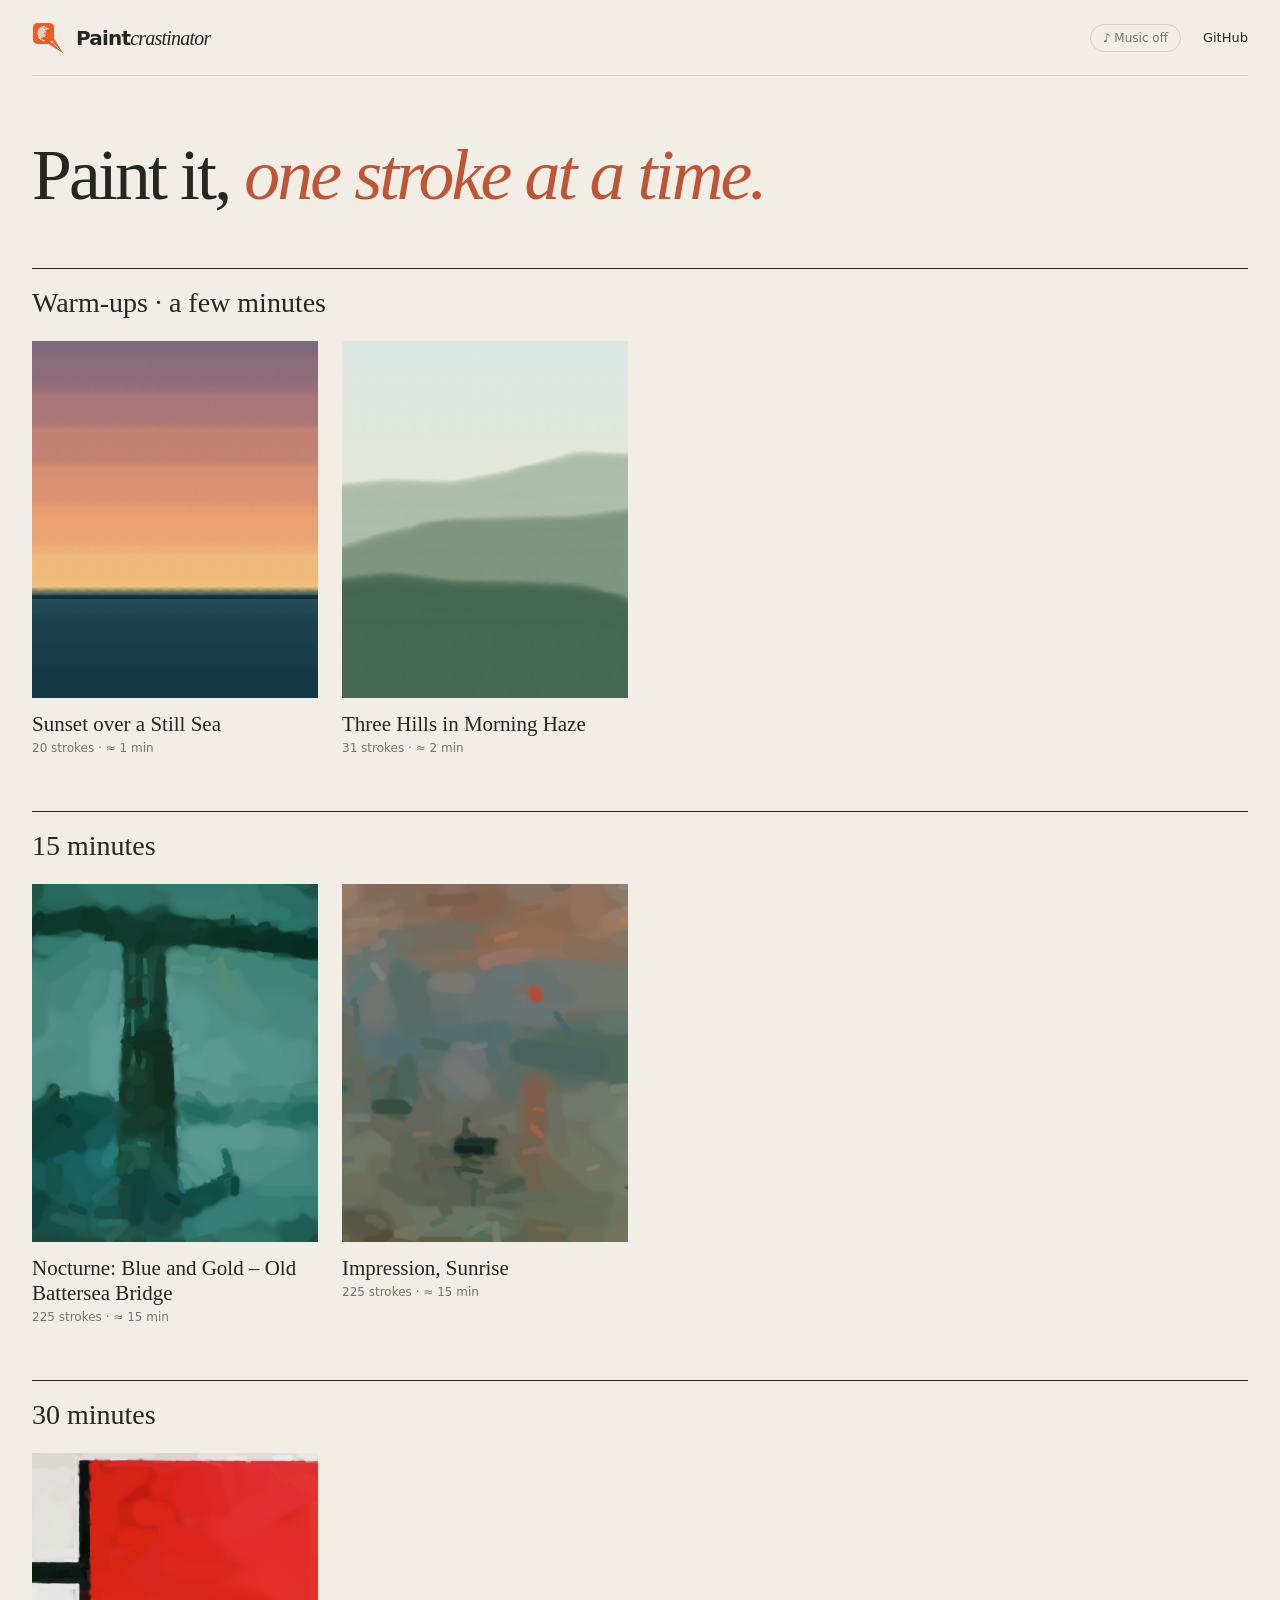
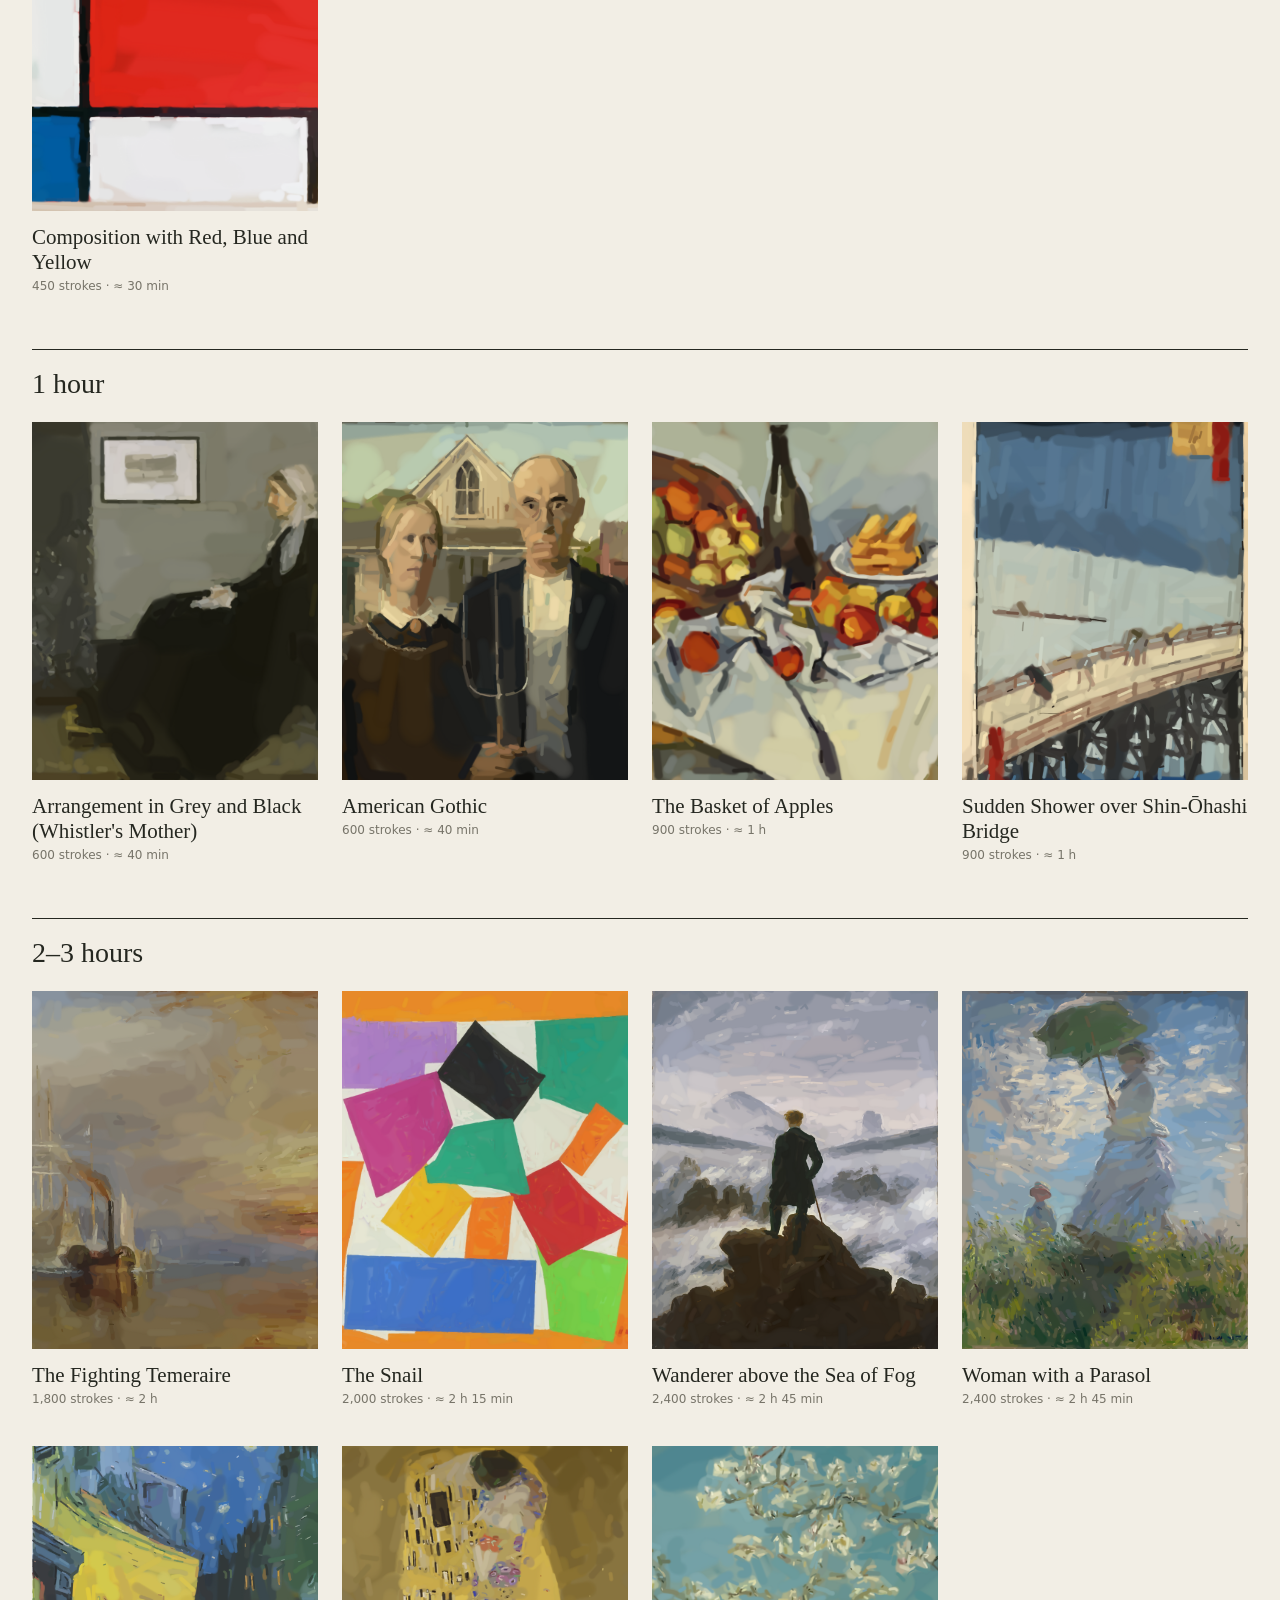
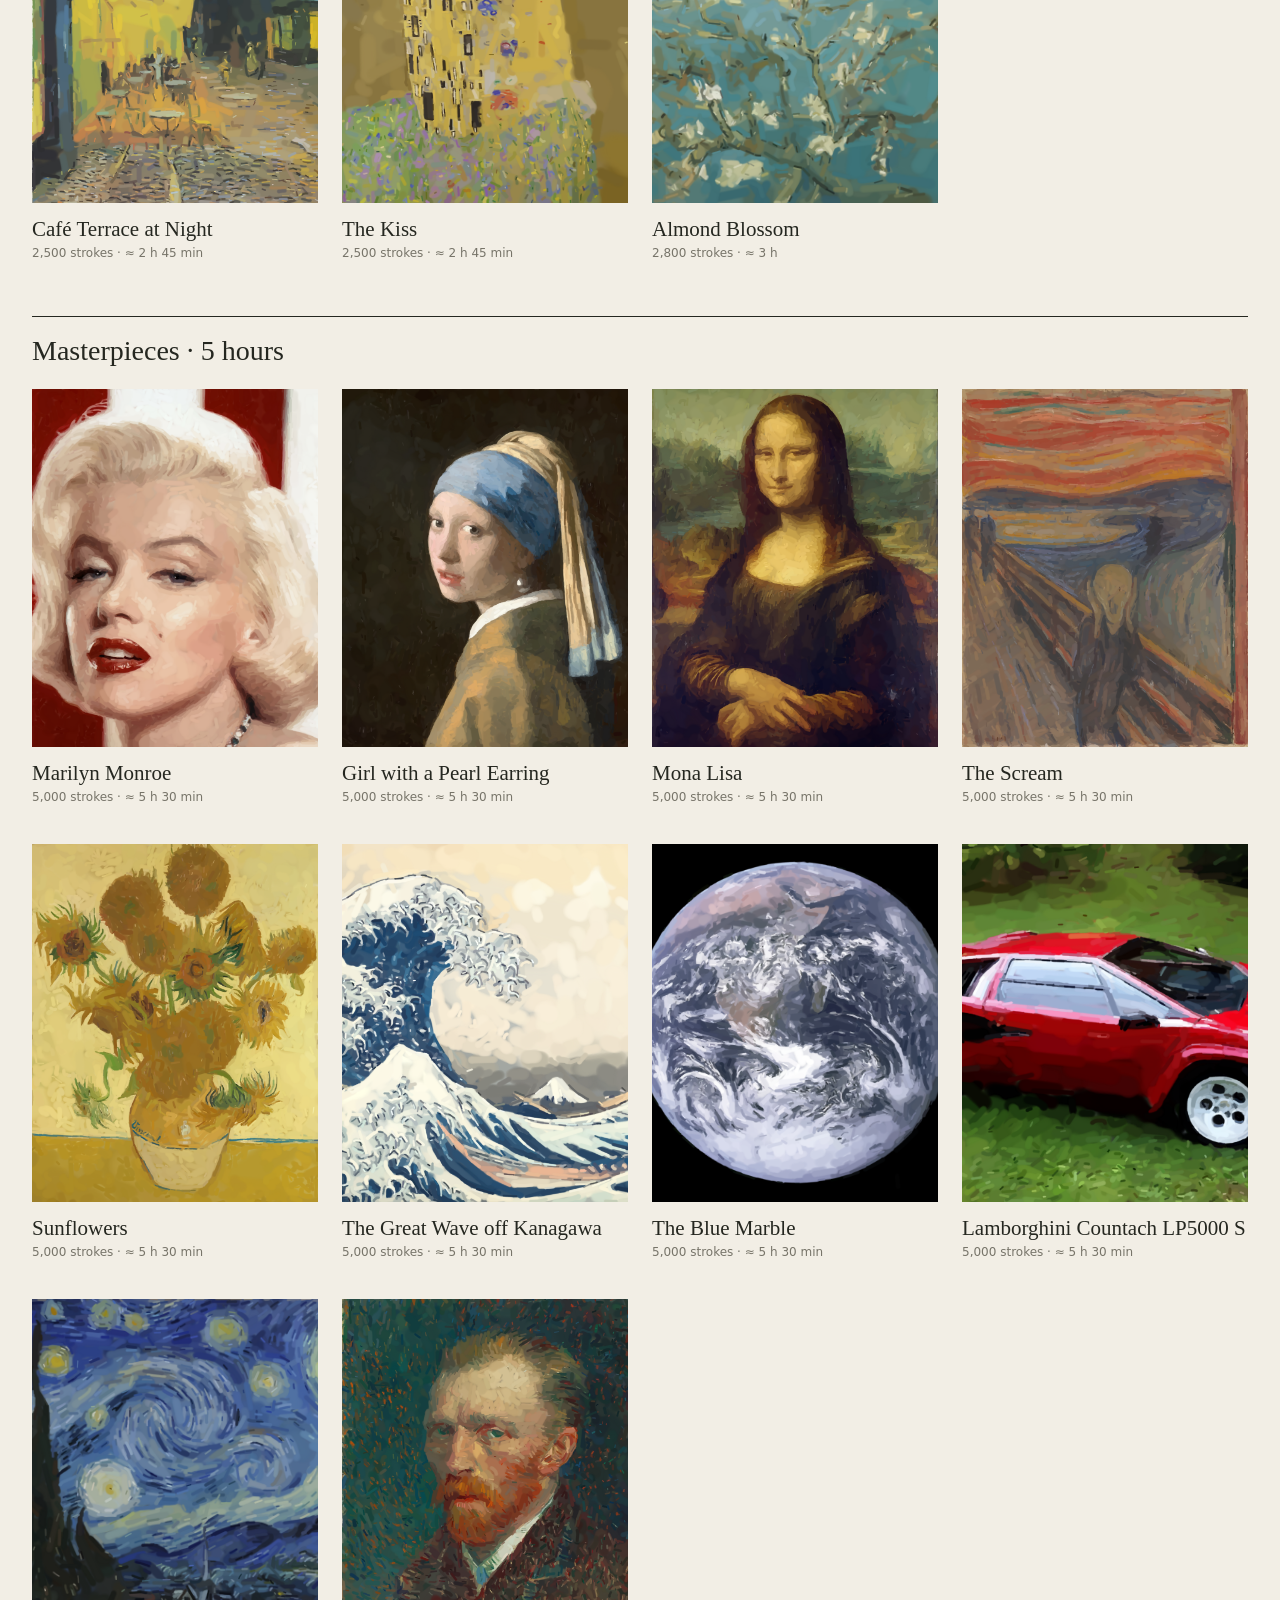
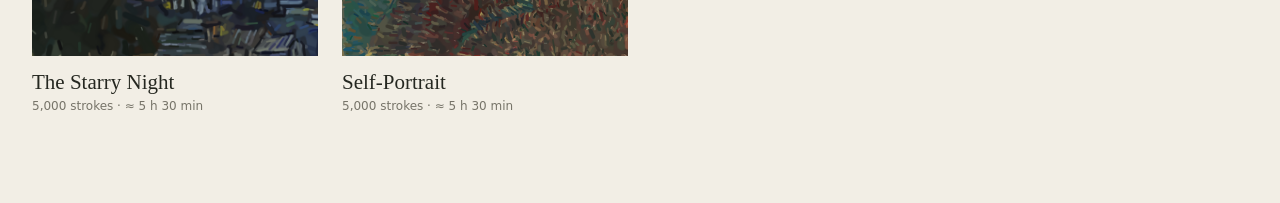
<file: app/index.html>
<!doctype html>
<html lang="en">
<head>
  <meta charset="utf-8">
  <meta name="viewport" content="width=device-width, initial-scale=1">
  <meta name="description" content="Paint famous pictures one stroke at a time, from simple lessons to masterpieces.">
  <title>Paintcrastinator</title>
  <link rel="stylesheet" href="style.css">
</head>
<body class="library-page">
  <header class="site-header wrap">
    <a class="brand" href="index.html" aria-label="Paintcrastinator home">
      <svg class="brand-mark" viewBox="0 0 32 32" aria-hidden="true"><defs><clipPath id="cbs"><rect x="1" y="1" width="21" height="21" rx="4.5"/></clipPath></defs><image href="[data-uri]" x="1" y="1" width="21" height="21" clip-path="url(#cbs)"/><path d="M16.6 22 22 16.6 31.2 31.2z" fill="#F15A29"/><path d="M19.8 19.8 27.4 27.4" stroke="#fff" stroke-width=".9"/><circle cx="19.7" cy="19.7" r="1" fill="#fff"/></svg>
      <span>Paint<em>crastinator</em></span>
    </a>
    <div class="header-links"><button id="music-toggle" class="music-toggle" type="button" aria-pressed="false" title="Background music">♪ Music off</button><a class="back-link" href="https://github.com/otaliptus/paintcrastinator" rel="noopener">GitHub</a></div>
  </header>

  <main class="wrap">
    <h1 class="hero-title">Paint it, <i>one stroke at a time.</i></h1>
    <div id="gallery" class="gallery" aria-live="polite"><p class="loading">Loading…</p></div>
  </main>

  <script type="module" src="library.js"></script>
  <script type="module" src="music.js"></script>
</body>
</html>
</file>
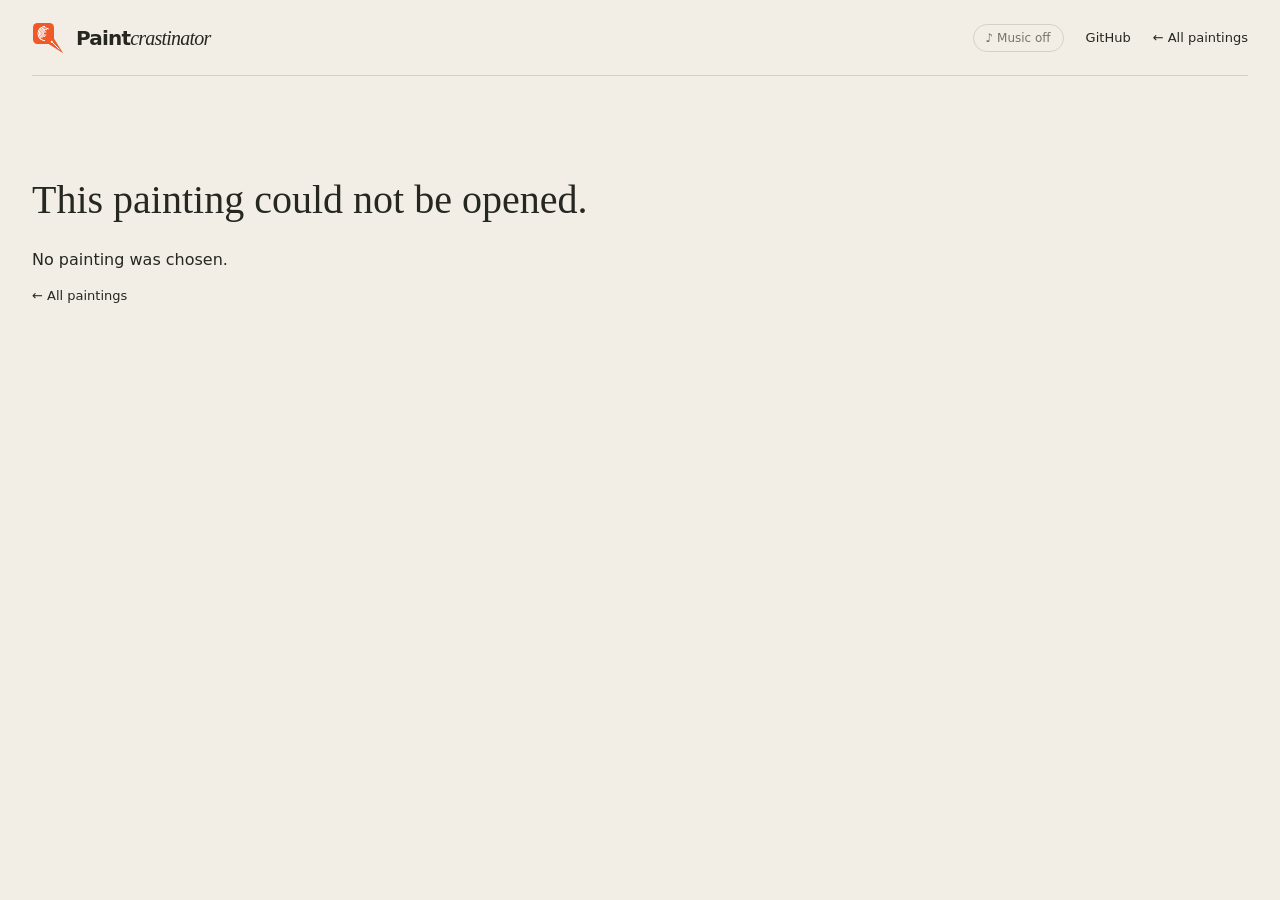
<file: app/recipe.html>
<!doctype html>
<html lang="en">
<head>
  <meta charset="utf-8">
  <meta name="viewport" content="width=device-width, initial-scale=1">
  <meta name="description" content="Watch it painted, or paint it yourself one stroke at a time.">
  <title>Paintcrastinator</title>
  <link rel="stylesheet" href="style.css">
</head>
<body class="recipe-page">
  <header class="site-header wrap recipe-header">
    <a class="brand" href="index.html" aria-label="Back to all paintings">
      <svg class="brand-mark" viewBox="0 0 32 32" aria-hidden="true"><defs><clipPath id="cbs"><rect x="1" y="1" width="21" height="21" rx="4.5"/></clipPath></defs><image href="[data-uri]" x="1" y="1" width="21" height="21" clip-path="url(#cbs)"/><path d="M16.6 22 22 16.6 31.2 31.2z" fill="#F15A29"/><path d="M19.8 19.8 27.4 27.4" stroke="#fff" stroke-width=".9"/><circle cx="19.7" cy="19.7" r="1" fill="#fff"/></svg>
      <span>Paint<em>crastinator</em></span>
    </a>
    <div class="header-links"><button id="music-toggle" class="music-toggle" type="button" aria-pressed="false" title="Background music">♪ Music off</button><a class="back-link" href="https://github.com/otaliptus/paintcrastinator" rel="noopener">GitHub</a><a class="back-link" href="index.html">← All paintings</a></div>
  </header>

  <main id="study" class="study wrap" hidden>
    <div class="study-heading">
      <h1 id="painting-title"></h1>
      <p id="artist-line" class="artist-line"></p>
    </div>

    <div class="studio-layout">
      <section class="workspace" aria-label="Painting">
        <div class="segmented" role="group" aria-label="Mode">
          <button id="watch-mode" class="mode-button active" type="button" aria-pressed="true">Watch</button>
          <button id="paint-mode" class="mode-button" type="button" aria-pressed="false">Paint</button>
        </div>

        <div id="canvas-frame" class="canvas-frame">
          <canvas id="painting-canvas" aria-label="Painting canvas"></canvas>
          <canvas id="guide-canvas" aria-hidden="true"></canvas>
          <div id="canvas-status" class="canvas-status"></div>
        </div>

        <div class="stage-caption">
          <strong id="stage-name"></strong>
          <span id="stroke-counter"></span>
        </div>
        <p id="stage-tip" class="stage-tip" hidden></p>

        <div id="watch-controls" class="controls">
          <div class="playback-row">
            <button id="play-button" class="primary-button" type="button">▶ Play</button>
            <input id="scrubber" class="scrubber" type="range" min="0" max="1" step="1" value="0" aria-label="Progress">
            <label class="speed-control" for="speed" title="Strokes per second"><input id="speed" type="range" min="10" max="500" step="10" value="10" aria-label="Speed"><output id="speed-output" for="speed"></output></label>
          </div>
          <div id="stage-buttons" class="stage-buttons" aria-label="Jump to a stage"></div>
        </div>

        <div id="paint-controls" class="controls" hidden>
          <div class="paint-actions">
            <span id="next-swatch" class="next-swatch" title="Colour of the next stroke" aria-hidden="true"></span>
            <span id="brush-size" class="brush-size"></span>
            <button id="zoom-toggle" class="quiet-button toggle" type="button" aria-pressed="true" title="Zoom in on small strokes">Zoom</button>
            <button id="steady-toggle" class="quiet-button toggle" type="button" aria-pressed="true" title="Pull your stroke onto the guide">Steady hand</button>
            <button id="undo-button" class="quiet-button" type="button">Undo</button>
            <button id="skip-button" class="quiet-button" type="button">Skip stage</button>
            <button id="restart-button" class="quiet-button" type="button">Restart</button>
          </div>
        </div>
      </section>

      <aside class="reference-panel" aria-label="Original">
        <img id="reference-image" alt="">
        <p id="reference-credit" class="reference-credit" hidden></p>
        <p id="study-description" class="study-description"></p>
      </aside>
    </div>
  </main>
  <main id="load-error" class="load-error wrap" hidden>
    <h1>This painting could not be opened.</h1><p id="error-message"></p><a class="back-link" href="index.html">← All paintings</a>
  </main>
  <script type="module" src="recipe.js"></script>
  <script type="module" src="music.js"></script>
</body>
</html>
</file>
<file: app/style.css>
:root {
  --paper: #f2eee5;
  --paper-light: #faf8f2;
  --ink: #252720;
  --muted: #777469;
  --line: #d7d1c5;
  --accent: #bd5538;
  --accent-dark: #93412c;
  --sage: #6e7968;
  --display: Georgia, 'Times New Roman', serif;
  --sans: Inter, ui-sans-serif, system-ui, -apple-system, BlinkMacSystemFont, 'Segoe UI', sans-serif;
}
* { box-sizing: border-box; }
body { margin: 0; background: var(--paper); color: var(--ink); font-family: var(--sans); -webkit-font-smoothing: antialiased; }
button, input { font: inherit; color: inherit; }
a { color: inherit; -webkit-tap-highlight-color: transparent; }
img { display: block; max-width: 100%; }
h1, h2, h3, p { margin-top: 0; }
.wrap { width: min(1240px, calc(100% - 64px)); margin-inline: auto; }
[hidden] { display: none !important; }

/* Header */
.site-header { min-height: 76px; display: flex; align-items: center; justify-content: space-between; gap: 24px; border-bottom: 1px solid var(--line); }
.brand { display: inline-flex; align-items: center; gap: 12px; text-decoration: none; font-size: 20px; font-weight: 650; letter-spacing: -.04em; }
.brand em { font-family: var(--display); font-weight: 400; }
.brand-mark { width: 32px; height: 32px; flex: none; }
.back-link { font-size: 13px; text-decoration: none; white-space: nowrap; }
.back-link:hover { color: var(--accent); }

/* Library */
.hero-title { margin: 64px 0 56px; font: 400 clamp(40px, 5.6vw, 76px)/1 var(--display); letter-spacing: -.04em; }
.hero-title i { color: var(--accent); }
.gallery { padding-bottom: 90px; }
.level + .level { margin-top: 56px; }
.level-title { display: flex; align-items: baseline; gap: 14px; margin: 0 0 22px; padding-top: 18px; border-top: 1px solid var(--ink); font: 400 28px var(--display); }
.card-grid { display: grid; grid-template-columns: repeat(4, minmax(0, 1fr)); gap: 40px 24px; }
.painting-card { display: block; min-width: 0; text-decoration: none; }
.card-image-wrap { position: relative; overflow: hidden; aspect-ratio: 4 / 5; background: #ded8cb; }
.card-image, .card-original { position: absolute; inset: 0; width: 100%; height: 100%; object-fit: cover; transition: opacity .3s ease, transform .5s ease; }
.card-original { opacity: 0; }
.painting-card:hover .card-original, .painting-card:focus-visible .card-original { opacity: 1; }
.painting-card:hover .card-image { transform: scale(1.02); }
.card-title { margin: 14px 0 4px; font: 400 21px/1.2 var(--display); }
.painting-card:hover .card-title { color: var(--accent); }
.card-meta { margin: 0; color: var(--muted); font-size: 12px; }
.loading { padding: 80px 0; text-align: center; color: var(--muted); }

/* Painting page */
.study { padding: 24px 0 70px; }
.study-heading { margin-bottom: 18px; }
.study-heading h1 { margin: 0 0 6px; font: 400 clamp(32px, 4vw, 50px)/1.05 var(--display); letter-spacing: -.03em; }
.artist-line { margin: 0; color: var(--muted); font-size: 13px; }
.studio-layout { display: grid; grid-template-columns: minmax(0, 1.65fr) minmax(240px, .7fr); gap: 36px; align-items: start; }
.workspace { min-width: 0; }
.segmented { display: inline-flex; margin-bottom: 14px; padding: 3px; border: 1px solid var(--line); border-radius: 4px; background: #e9e4da; }
.mode-button { min-height: 38px; padding: 7px 22px; border: 0; border-radius: 3px; background: transparent; cursor: pointer; font-size: 13px; font-weight: 650; }
.mode-button.active { background: var(--paper-light); box-shadow: 0 1px 4px rgba(0,0,0,.08); }
.canvas-frame { position: relative; width: 100%; min-width: min(100%, 320px); margin-inline: auto; overflow: hidden; background: white; box-shadow: 0 10px 35px rgba(48,43,33,.12); }
#painting-canvas, #guide-canvas { position: absolute; inset: 0; display: block; width: 100%; height: 100%; }
#painting-canvas { position: relative; }
#guide-canvas { pointer-events: none; }
.canvas-frame.painting #painting-canvas { cursor: crosshair; touch-action: none; }
.canvas-status { position: absolute; left: 12px; bottom: 12px; padding: 6px 10px; border-radius: 3px; background: rgba(250,248,242,.9); color: var(--muted); pointer-events: none; font-size: 12px; }
.canvas-status:empty { display: none; }
.stage-caption { display: flex; justify-content: space-between; align-items: baseline; gap: 15px; padding: 14px 0; border-bottom: 1px solid var(--line); }
#stage-name { font: 400 20px var(--display); }
#stroke-counter { color: var(--muted); font-size: 12px; font-variant-numeric: tabular-nums; }
.stage-tip { margin: 12px 0 0; padding: 8px 12px; border-left: 2px solid var(--accent); color: var(--accent-dark); font: 14px/1.4 var(--display); }
.controls { padding: 16px 0; }
.playback-row { display: flex; align-items: center; gap: 16px; }
.primary-button { flex: none; min-width: 104px; min-height: 42px; padding: 9px 16px; border: 1px solid var(--accent); border-radius: 3px; background: var(--accent); color: white; cursor: pointer; font-size: 13px; font-weight: 650; }
.primary-button:hover { background: var(--accent-dark); }
.scrubber { flex: 1; min-width: 0; accent-color: var(--accent); cursor: pointer; }
.speed-control { flex: none; display: flex; align-items: center; gap: 8px; color: var(--muted); font-size: 11px; }
.speed-control input { width: 90px; accent-color: var(--accent); }
.speed-control output { width: 40px; font-variant-numeric: tabular-nums; }
.stage-buttons { display: grid; grid-template-columns: repeat(4, 1fr); gap: 1px; margin-top: 14px; background: var(--line); }
.stage-button { padding: 10px 6px; border: 0; background: var(--paper); color: var(--muted); cursor: pointer; font-size: 12px; line-height: 1.3; }
.stage-button span { display: block; margin-bottom: 2px; color: var(--accent-dark); font-size: 10px; }
.stage-button.active { background: var(--paper-light); color: var(--ink); }
.stage-button:hover { color: var(--accent); }
.paint-actions { display: flex; align-items: center; gap: 10px; flex-wrap: wrap; }
.next-swatch { width: 30px; height: 30px; border-radius: 50%; background: var(--sage); box-shadow: inset 0 0 0 1px rgba(0,0,0,.12); }
.brush-size { margin-right: auto; color: var(--muted); font-size: 12px; }
.quiet-button { min-height: 36px; padding: 6px 14px; border: 1px solid var(--line); border-radius: 3px; background: transparent; cursor: pointer; font-size: 13px; }
.quiet-button:hover { border-color: var(--accent); }
.quiet-button:disabled { opacity: .45; cursor: default; }
.reference-panel { position: sticky; top: 20px; min-width: 0; padding-top: 55px; }
.workspace .canvas-frame + .stage-caption, .workspace .stage-buttons { max-width: 100%; }
#reference-image { width: 100%; max-height: 64vh; object-fit: contain; background: #ded8cb; box-shadow: 0 5px 20px rgba(48,43,33,.1); }
.reference-credit { margin: 10px 0 0; color: var(--muted); font-size: 11px; line-height: 1.5; }
.reference-credit a { text-underline-offset: 2px; }
.study-description { margin: 14px 0 0; color: #626157; font: 15px/1.55 var(--display); }
.load-error { padding: 100px 0; }
.load-error h1 { font: 400 40px var(--display); }

@media (max-width: 900px) {
  .wrap { width: calc(100% - 40px); }
  .card-grid { grid-template-columns: repeat(3, minmax(0, 1fr)); }
  .studio-layout { grid-template-columns: minmax(0, 1.5fr) minmax(200px, .65fr); gap: 22px; }
  .speed-control { display: none; }
}
@media (max-width: 680px) {
  .wrap { width: calc(100% - 32px); }
  .site-header { min-height: 64px; }
  .brand { font-size: 18px; }
  .hero-title { margin: 40px 0 36px; font-size: clamp(36px, 11vw, 54px); }
  .card-grid { grid-template-columns: repeat(2, minmax(0, 1fr)); gap: 28px 14px; }
  .card-title { font-size: 18px; }
  .level-title { font-size: 24px; }
  .studio-layout { display: flex; flex-direction: column; gap: 24px; }
  .workspace, .reference-panel { width: 100%; }
  .reference-panel { position: static; padding-top: 0; max-width: 440px; margin-inline: auto; }
  #reference-image { max-height: none; }
  .segmented { display: flex; width: 100%; }
  .mode-button { flex: 1; min-height: 44px; }
  .primary-button, .quiet-button { min-height: 44px; }
  .stage-button { min-height: 48px; }
}
@media (prefers-reduced-motion: reduce) {
  .card-image, .card-original { transition: none; }
}

/* Paint aids: zoom transform on both canvases, pressed toggles */
#painting-canvas, #guide-canvas { transform-origin: 0 0; transition: transform .35s ease; }
.quiet-button.toggle[aria-pressed="true"] { border-color: var(--accent); background: var(--paper-light); color: var(--accent-dark); }
@media (prefers-reduced-motion: reduce) { #painting-canvas, #guide-canvas { transition: none; } }

.header-links { display: flex; gap: 22px; align-items: center; }

/* Background music toggle */
.music-toggle { padding: 6px 12px; border: 1px solid var(--line); border-radius: 999px; background: transparent; color: var(--muted); cursor: pointer; font-size: 12px; white-space: nowrap; }
.music-toggle:hover { border-color: var(--accent); color: var(--ink); }
.music-toggle[aria-pressed="true"] { border-color: var(--accent); background: var(--paper-light); color: var(--accent-dark); }
@media (max-width: 680px) { .header-links { gap: 12px; } .music-toggle { padding: 5px 9px; font-size: 11px; } }
</file>
